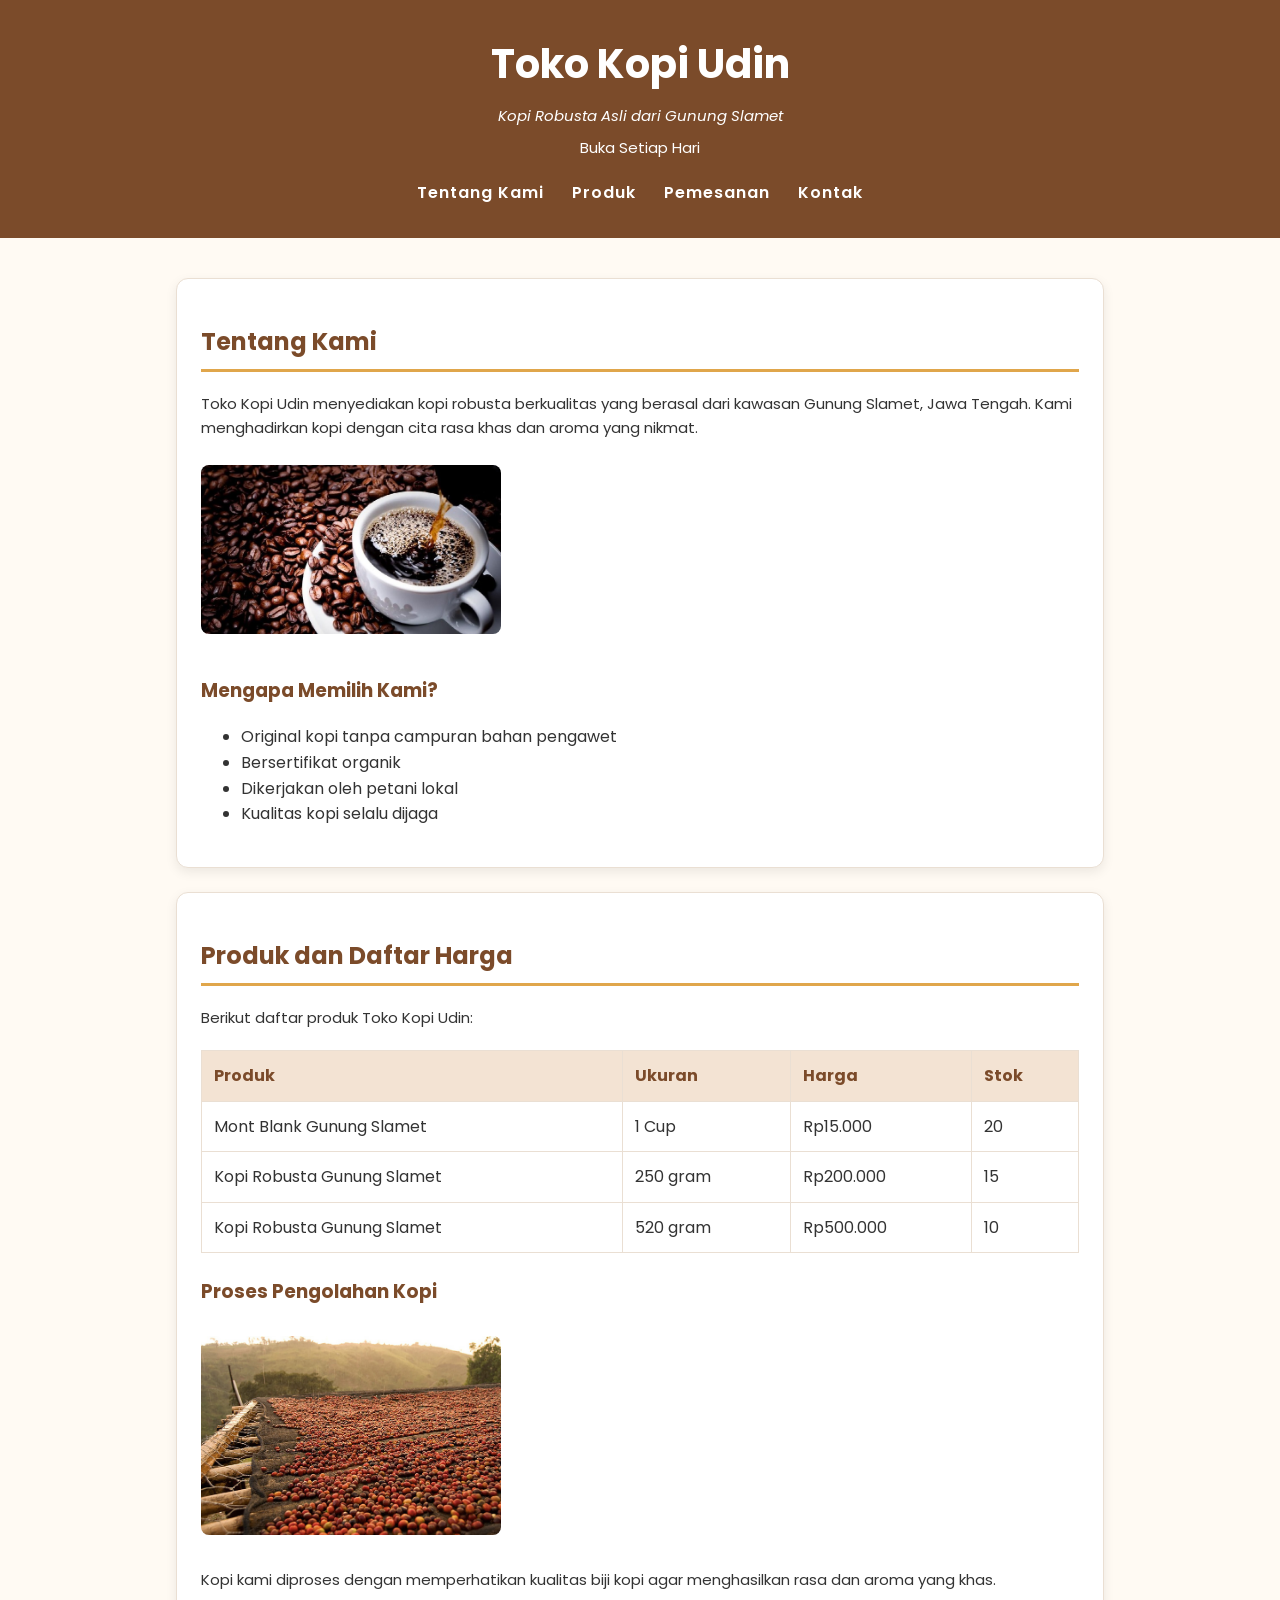
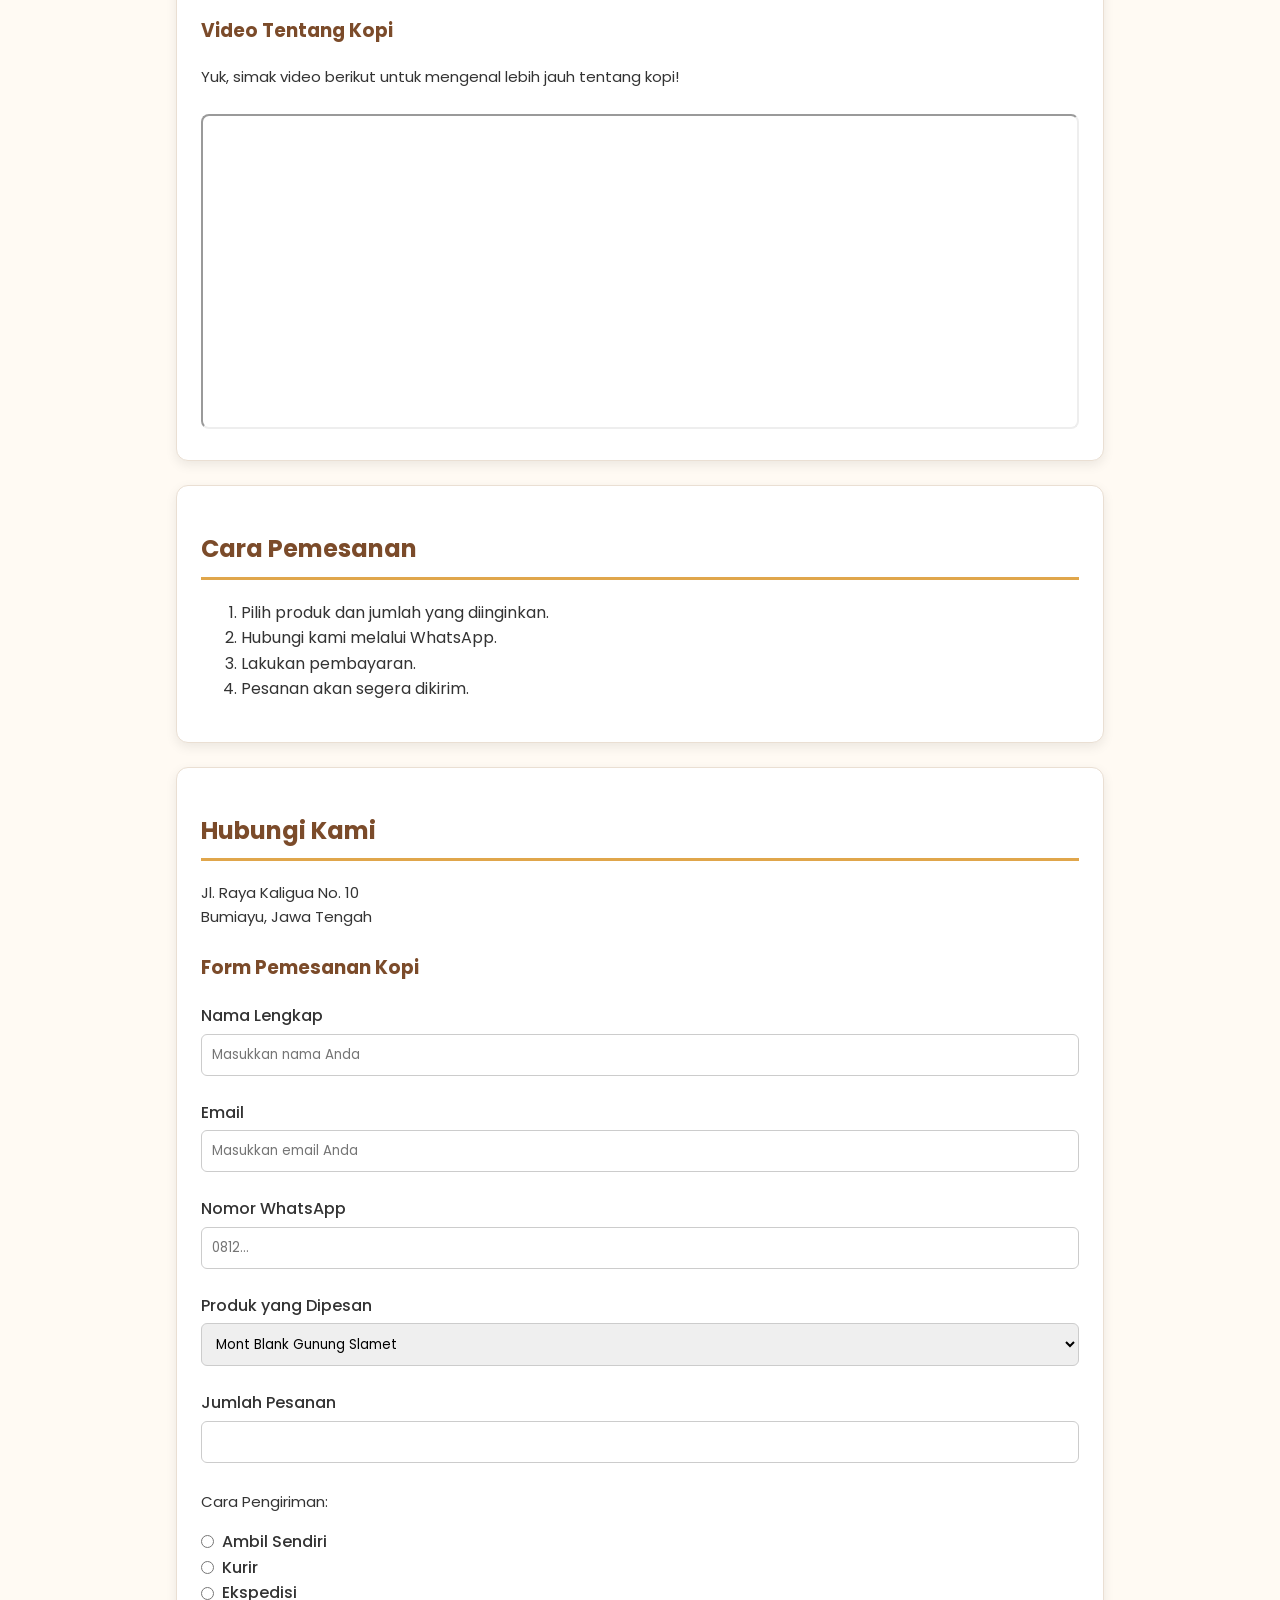
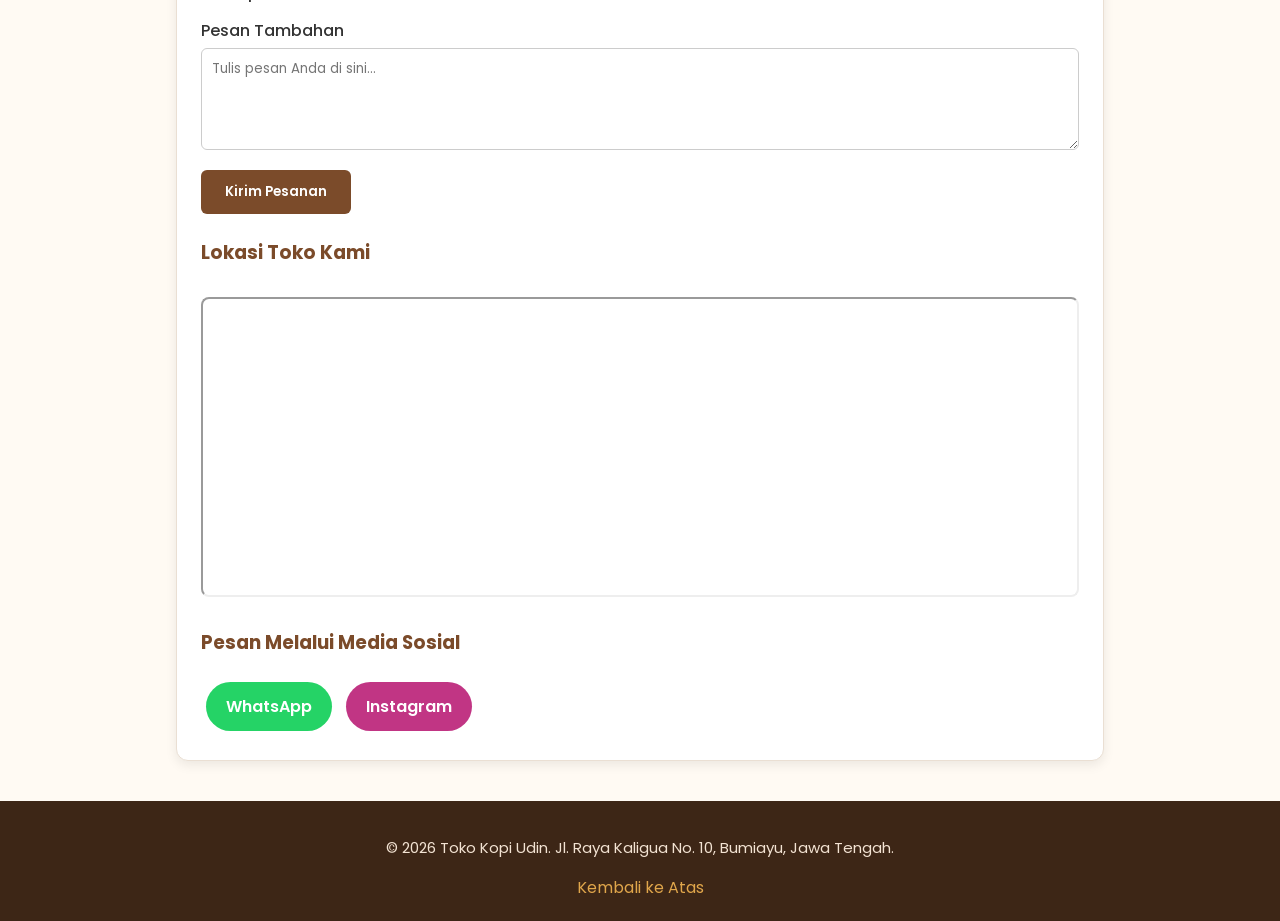
<file: index.html>
<!DOCTYPE html>
<html lang="id">
<head>
    <meta charset="UTF-8">
    <meta name="viewport" content="width=device-width, initial-scale=1.0">

    <title>Toko Kopi Udin</title>

    <!-- Google Fonts -->
    <link href="https://fonts.googleapis.com/css2?family=Poppins:wght@400;500;600;700&display=swap" rel="stylesheet">

    <!-- Menghubungkan CSS Eksternal -->
    <link rel="stylesheet" href="css/style.css">
</head>

<body id="atas">

    <!-- HEADER -->
    <header>
        <h1>Toko Kopi Udin</h1>
        <p><em>Kopi Robusta Asli dari Gunung Slamet</em></p>
        <p>Buka Setiap Hari</p>

        <!-- NAVIGASI -->
        <nav>
            <a href="#tentang">Tentang Kami</a>
            <a href="#produk">Produk</a>
            <a href="#pemesanan">Pemesanan</a>
            <a href="#kontak">Kontak</a>
        </nav>
    </header>

    <main>

        <!-- TENTANG KAMI -->
        <section id="tentang">
            <h2>Tentang Kami</h2>

            <p>
                Toko Kopi Udin menyediakan kopi robusta
                berkualitas yang berasal dari kawasan
                Gunung Slamet, Jawa Tengah.
                Kami menghadirkan kopi dengan cita rasa
                khas dan aroma yang nikmat.
            </p>

            <img
                src="gambar/image/bf806cc9-8a7a-4025-ac44-bad297577183_169.jpeg"
                alt="Kopi Robusta Gunung Slamet kemasan 500 gram"
                width="300">

            <h3>Mengapa Memilih Kami?</h3>

            <ul>
                <li>Original kopi tanpa campuran bahan pengawet</li>
                <li>Bersertifikat organik</li>
                <li>Dikerjakan oleh petani lokal</li>
                <li>Kualitas kopi selalu dijaga</li>
            </ul>
        </section>

        <!-- PRODUK -->
        <section id="produk">
            <h2>Produk dan Daftar Harga</h2>

            <p>Berikut daftar produk Toko Kopi Udin:</p>

            <table>
                <thead>
                    <tr>
                        <th>Produk</th>
                        <th>Ukuran</th>
                        <th>Harga</th>
                        <th>Stok</th>
                    </tr>
                </thead>

                <tbody>
                    <tr>
                        <td>Mont Blank Gunung Slamet</td>
                        <td>1 Cup</td>
                        <td>Rp15.000</td>
                        <td>20</td>
                    </tr>

                    <tr>
                        <td>Kopi Robusta Gunung Slamet</td>
                        <td>250 gram</td>
                        <td>Rp200.000</td>
                        <td>15</td>
                    </tr>

                    <tr>
                        <td>Kopi Robusta Gunung Slamet</td>
                        <td>520 gram</td>
                        <td>Rp500.000</td>
                        <td>10</td>
                    </tr>
                </tbody>
            </table>

            <h3>Proses Pengolahan Kopi</h3>

            <img
                src="gambar/image/proses-kering.jpg"
                alt="Proses pengeringan kopi robusta"
                width="300">

            <p>
                Kopi kami diproses dengan memperhatikan
                kualitas biji kopi agar menghasilkan
                rasa dan aroma yang khas.
            </p>

            <!-- VIDEO YOUTUBE -->
            <h3>Video Tentang Kopi</h3>

            <p>
                Yuk, simak video berikut untuk mengenal
                lebih jauh tentang kopi!
            </p>

            <iframe
                width="100%"
                height="315"
                src="https://www.youtube.com/embed/W8CtenNH1XY"
                title="Video Tentang Kopi"
                allowfullscreen>
            </iframe>
        </section>

        <!-- CARA PEMESANAN -->
        <section id="pemesanan">
            <h2>Cara Pemesanan</h2>

            <ol>
                <li>Pilih produk dan jumlah yang diinginkan.</li>
                <li>Hubungi kami melalui WhatsApp.</li>
                <li>Lakukan pembayaran.</li>
                <li>Pesanan akan segera dikirim.</li>
            </ol>
        </section>

        <!-- KONTAK -->
        <section id="kontak">
            <h2>Hubungi Kami</h2>

            <p>
                Jl. Raya Kaligua No. 10<br>
                Bumiayu, Jawa Tengah
            </p>

            <!-- FORM PEMESANAN -->
            <h3>Form Pemesanan Kopi</h3>

            <form action="#" method="post">

                <label for="nama">Nama Lengkap</label>
                <input
                    type="text"
                    id="nama"
                    name="nama"
                    placeholder="Masukkan nama Anda"
                    required>

                <label for="email">Email</label>
                <input
                    type="email"
                    id="email"
                    name="email"
                    placeholder="Masukkan email Anda"
                    required>

                <label for="wa">Nomor WhatsApp</label>
                <input
                    type="tel"
                    id="wa"
                    name="wa"
                    placeholder="0812..."
                    required>

                <label for="pilihan_produk">Produk yang Dipesan</label>
                <select id="pilihan_produk" name="produk">
                    <option>Mont Blank Gunung Slamet</option>
                    <option>Kopi Robusta 250 gram</option>
                    <option>Kopi Robusta 500 gram</option>
                </select>

                <label for="jumlah">Jumlah Pesanan</label>
                <input
                    type="number"
                    id="jumlah"
                    name="jumlah"
                    min="1"
                    required>

                <p>Cara Pengiriman:</p>

                <div class="pilihan">
                    <input type="radio" id="ambil"
                        name="pengiriman" value="Ambil Sendiri" required>
                    <label for="ambil">Ambil Sendiri</label>
                </div>

                <div class="pilihan">
                    <input type="radio" id="kurir"
                        name="pengiriman" value="Kurir">
                    <label for="kurir">Kurir</label>
                </div>

                <div class="pilihan">
                    <input type="radio" id="ekspedisi"
                        name="pengiriman" value="Ekspedisi">
                    <label for="ekspedisi">Ekspedisi</label>
                </div>

                <label for="pesan">Pesan Tambahan</label>
                <textarea
                    id="pesan"
                    name="pesan"
                    rows="4"
                    placeholder="Tulis pesan Anda di sini..."></textarea>

                <button type="submit">Kirim Pesanan</button>

            </form>

            <!-- LOKASI TOKO -->
            <h3>Lokasi Toko Kami</h3>

            <iframe
                src="https://www.google.com/maps?q=Kaligua%20Brebes&output=embed"
                width="100%"
                height="300"
                loading="lazy"
                
                title="Lokasi Toko Kopi Udin">
            </iframe>

            <!-- MEDIA SOSIAL -->
            <h3>Pesan Melalui Media Sosial</h3>

            <a class="tombol-wa"
                href="https://wa.me/6281235468078?text=Halo%20Toko%20Kopi%20Udin%2C%20saya%20mau%20pesan%20kopi"
                target="_blank"
                rel="noopener noreferrer">
                WhatsApp
            </a>

            <a class="tombol-ig"
                href="https://www.instagram.com/ihyaulmdnn/"
                target="_blank"
                rel="noopener noreferrer">
                Instagram
            </a>

        </section>

    </main>

    <!-- FOOTER -->
    <footer>
        <p>
            &copy; 2026 Toko Kopi Udin.
            Jl. Raya Kaligua No. 10,
            Bumiayu, Jawa Tengah.
        </p>

        <a href="#atas">Kembali ke Atas</a>
    </footer>

</body>
</html>

</body>
</html>
</file>
<file: css/style.css>
/* 1. PENGATURAN UMUM */

* {
    box-sizing: border-box;
}

body {
    margin: 0;
    font-family: "Poppins", Arial, sans-serif;
    color: #333333;
    line-height: 1.6;
    background-color: #fffaf3;
}


/* 2. HEADER DAN MENU NAVIGASI */

header {
    background-color: #7b4b2a;
    color: white;
    text-align: center;
    padding: 32px 16px;
}

header h1 {
    margin: 0;
    font-size: 40px;
    font-weight: 700;
}

header p {
    margin: 8px 0;
}

nav {
    margin-top: 20px;
}

nav a {
    color: white;
    text-decoration: none;
    font-weight: 600;
    margin: 0 12px;
    letter-spacing: 1px;
    transition: 0.3s;
}

nav a:hover {
    color: #e0a64b;
    text-decoration: underline;
}


/* 3. ISI HALAMAN */

main {
    max-width: 960px;
    margin: 0 auto;
    padding: 16px;
}

section {
    background-color: white;
    border: 1px solid #eadfd3;
    border-radius: 12px;
    padding: 24px;
    margin: 24px 0;
    box-shadow: 0 4px 12px rgba(0, 0, 0, 0.08);
}

h2 {
    color: #7b4b2a;
    border-bottom: 3px solid #e0a64b;
    padding-bottom: 8px;
}

h3 {
    color: #7b4b2a;
    margin-top: 24px;
}

p {
    font-size: 15px;
}


/* 4. GAMBAR */

img {
    max-width: 100%;
    height: auto;
    border-radius: 8px;
    margin: 10px 0;
}


/* 5. DAFTAR PRODUK */

table {
    width: 100%;
    border-collapse: collapse;
    margin: 20px 0;
}

th, td {
    border: 1px solid #eadfd3;
    padding: 12px;
    text-align: left;
}

th {
    background-color: #f3e3d3;
    color: #7b4b2a;
}

tr:hover {
    background-color: #fffaf3;
}


/* 6. FORM PEMESANAN */

form {
    margin-top: 20px;
}

label {
    display: block;
    margin-top: 12px;
    font-weight: 500;
}

input, select, textarea {
    width: 100%;
    padding: 10px;
    border: 1px solid #cccccc;
    border-radius: 6px;
    font-family: inherit;
    margin-top: 5px;
    margin-bottom: 12px;
}

.pilihan {
    display: flex;
    align-items: center;
    gap: 8px;
}

.pilihan input {
    width: auto;
    margin: 0;
}

.pilihan label {
    margin: 0;
}

button {
    background-color: #7b4b2a;
    color: white;
    border: none;
    border-radius: 6px;
    padding: 12px 24px;
    cursor: pointer;
    font-family: inherit;
    font-weight: 600;
    transition: 0.3s;
}

button:hover {
    background-color: #5e3820;
}


/* 7. TOMBOL WHATSAPP */

.tombol-wa {
    display: inline-block;
    background-color: #25d366;
    color: white;
    font-weight: 600;
    text-decoration: none;
    padding: 12px 20px;
    border-radius: 30px;
    margin: 5px;
    transition: 0.3s;
}

.tombol-wa:hover {
    background-color: #128c45;
}


/* 8. TOMBOL INSTAGRAM */

.tombol-ig {
    display: inline-block;
    background-color: #c13584;
    color: white;
    font-weight: 600;
    text-decoration: none;
    padding: 12px 20px;
    border-radius: 30px;
    margin: 5px;
    transition: 0.3s;
}

.tombol-ig:hover {
    background-color: #8e2461;
}


/* 9. VIDEO DAN GOOGLE MAPS */

iframe {
    max-width: 100%;
    border-radius: 8px;
    margin-top: 10px;
}


/* 10. FOOTER */

footer {
    background-color: #3d2616;
    color: #f3e3d3;
    text-align: center;
    padding: 20px;
}

footer a {
    color: #e0a64b;
    text-decoration: none;
}

footer a:hover {
    text-decoration: underline;
}


/* 11. TAMPILAN HP */

@media (max-width: 600px) {

    header h1 {
        font-size: 30px;
    }

    nav a {
        display: inline-block;
        margin: 5px;
        font-size: 13px;
    }

    main {
        padding: 10px;
    }

    section {
        padding: 16px;
    }

    table {
        font-size: 12px;
    }

    th, td {
        padding: 8px;
    }
}
</file>
